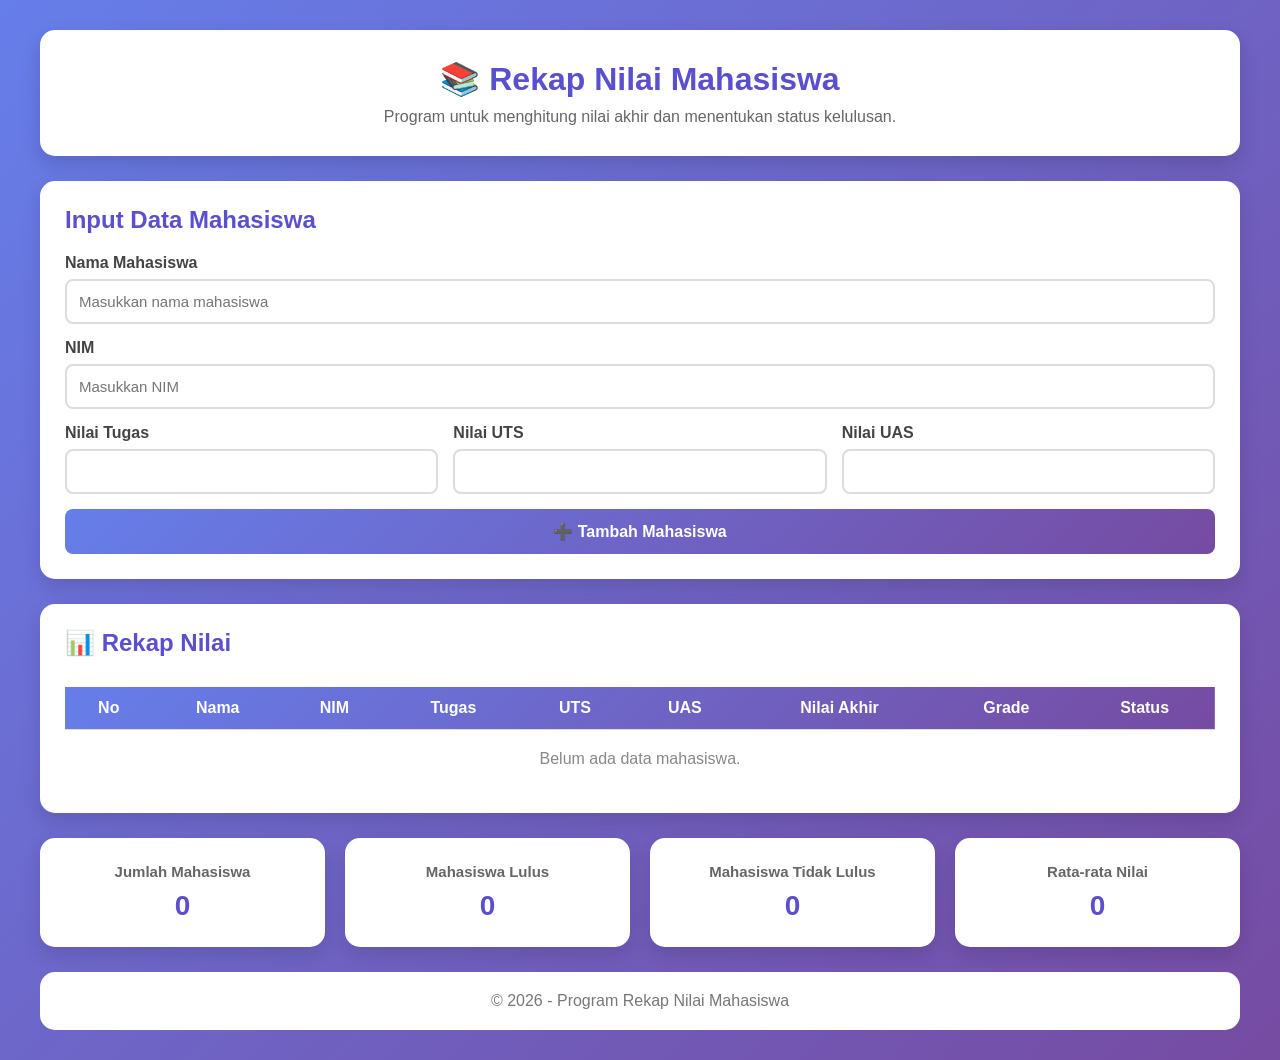
<file: Pweb/Per10_LatihanMandiri/Index.html>
<!DOCTYPE html>
<html lang="id">
<head>
    <meta charset="UTF-8">
    <meta name="viewport" content="width=device-width, initial-scale=1.0">
    <title>Rekap Nilai Mahasiswa</title>

    <!-- Menghubungkan HTML dengan CSS -->
    <link rel="stylesheet" href="style.css">
</head>
<body>

    <div class="container">
        <header>
            <h1>📚 Rekap Nilai Mahasiswa</h1>
            <p>Program untuk menghitung nilai akhir dan menentukan status kelulusan.</p>
        </header>

        <!-- Form Input -->
        <section class="form-section">
            <h2>Input Data Mahasiswa</h2>

            <form id="formMahasiswa">
                <div class="form-group">
                    <label for="nama">Nama Mahasiswa</label>
                    <input type="text" id="nama" placeholder="Masukkan nama mahasiswa" required>
                </div>

                <div class="form-group">
                    <label for="nim">NIM</label>
                    <input type="text" id="nim" placeholder="Masukkan NIM" required>
                </div>

                <div class="nilai-container">
                    <div class="form-group">
                        <label for="tugas">Nilai Tugas</label>
                        <input type="number" id="tugas" min="0" max="100" required>
                    </div>

                    <div class="form-group">
                        <label for="uts">Nilai UTS</label>
                        <input type="number" id="uts" min="0" max="100" required>
                    </div>

                    <div class="form-group">
                        <label for="uas">Nilai UAS</label>
                        <input type="number" id="uas" min="0" max="100" required>
                    </div>
                </div>

                <button type="submit">➕ Tambah Mahasiswa</button>
            </form>
        </section>

        <!-- Rekap Data -->
        <section class="table-section">
            <h2>📊 Rekap Nilai</h2>

            <div class="table-wrapper">
                <table>
                    <thead>
                        <tr>
                            <th>No</th>
                            <th>Nama</th>
                            <th>NIM</th>
                            <th>Tugas</th>
                            <th>UTS</th>
                            <th>UAS</th>
                            <th>Nilai Akhir</th>
                            <th>Grade</th>
                            <th>Status</th>
                        </tr>
                    </thead>

                    <tbody id="tabelMahasiswa">
                        <!-- Data mahasiswa akan ditampilkan oleh JavaScript -->
                    </tbody>
                </table>
            </div>

            <p id="pesanKosong" class="empty-message">
                Belum ada data mahasiswa.
            </p>
        </section>

        <!-- Statistik -->
        <section class="summary">
            <div class="card">
                <h3>Jumlah Mahasiswa</h3>
                <p id="jumlahMahasiswa">0</p>
            </div>

            <div class="card">
                <h3>Mahasiswa Lulus</h3>
                <p id="jumlahLulus">0</p>
            </div>

            <div class="card">
                <h3>Mahasiswa Tidak Lulus</h3>
                <p id="jumlahTidakLulus">0</p>
            </div>

            <div class="card">
                <h3>Rata-rata Nilai</h3>
                <p id="rataRata">0</p>
            </div>
        </section>

        <footer>
            <p>© 2026 - Program Rekap Nilai Mahasiswa</p>
        </footer>
    </div>

    <!-- Menghubungkan HTML dengan JavaScript -->
    <script src="script.js"></script>
</body>
</html>
</file>
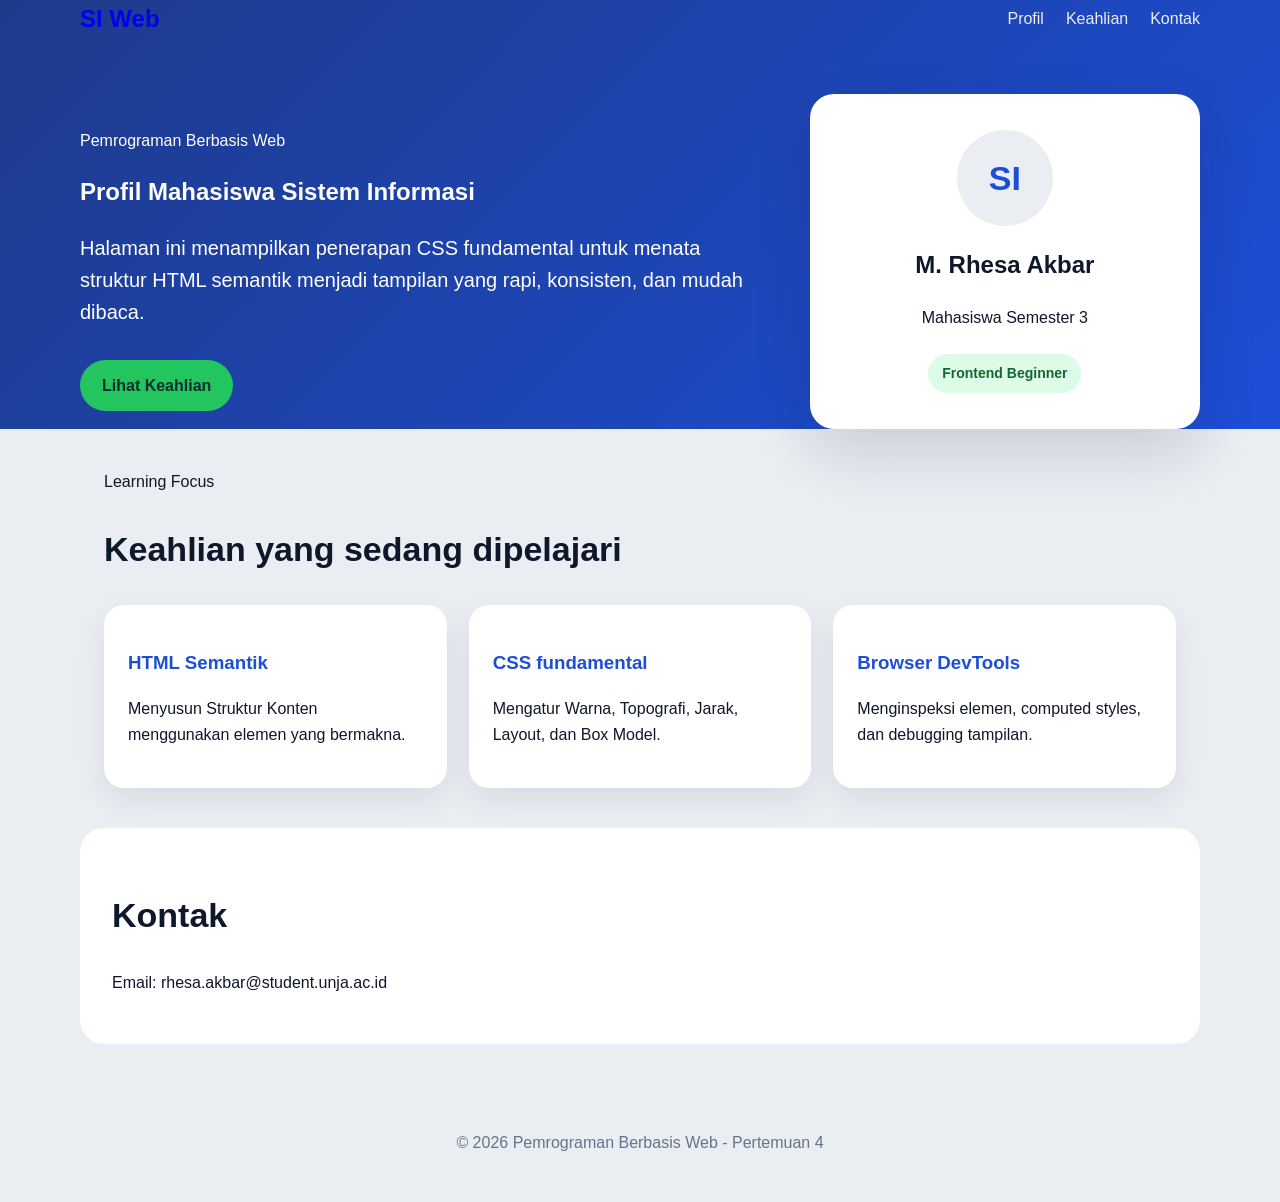
<file: Pweb/Per1_Profil Mhs/Index.html>
<html lang="en">
<head>
    <meta charset="UTF-8">
    <meta name="viewport" content="width=device-width, initial-scale=1.0">
    <title>Profil Mahasiswa Sistem Informasi</title>
    <link rel="stylesheet" href="styles.css">
</head>
<body>
    <header class="site-header">
        <nav class="navbar" aria-label="Navigation utama">
            <a class="brand" href="#">SI Web</a>
            <ul class="nav-links">
                <li><a href="Profil">Profil</a></li>
                <li><a href="keahlian">Keahlian</a></li>
                <li><a href="Kontak">Kontak</a></li>
            </ul>
        </nav>

        <section class="hero" id="profil">
            <div class="hero-text">
                <p class="eyebrow">Pemrograman Berbasis Web</p>
                <h1>Profil Mahasiswa Sistem Informasi</h1>
                <p class="lead">Halaman ini menampilkan penerapan CSS fundamental untuk menata struktur HTML semantik menjadi tampilan yang rapi, konsisten, dan mudah dibaca.</p>
                <a class="button" href="#keahlian">Lihat Keahlian</a>
            </div>
            <div class="profile-card" aria-label="Kartu profil singkat">
                <div class="avatar">SI</div>
                <h2>M. Rhesa Akbar</h2>
                <p>Mahasiswa Semester 3</p>
                <span>Frontend Beginner</span>
            </div>
        </section>
    </header>

    <main>
        <section class="section" id="keahlian">
            <p class="eyebrow">Learning Focus</p>
            <h2>Keahlian yang sedang dipelajari</h2>
            <div class="grid">
                <article class="card">
                    <h3>HTML Semantik</h3>
                    <p>Menyusun Struktur Konten menggunakan elemen yang bermakna.</p>
                </article>
                <article class="card">
                    <h3>CSS fundamental</h3>
                    <p>Mengatur Warna, Topografi, Jarak, Layout, dan Box Model.</p>
                </article>
                <article class="card">
                    <h3>Browser DevTools</h3>
                    <p>Menginspeksi elemen, computed styles, dan debugging tampilan.</p>
                </article>
            </div>
        </section>
        <section class="section contact" id="kontak">
            <h2>Kontak</h2>
            <p>Email: rhesa.akbar@student.unja.ac.id</p>
        </section>
    </main>
    <footer class="footer">
        <p>&copy; 2026 Pemrograman Berbasis Web - Pertemuan 4</p>
    </footer>
</body>
</html>
</file>
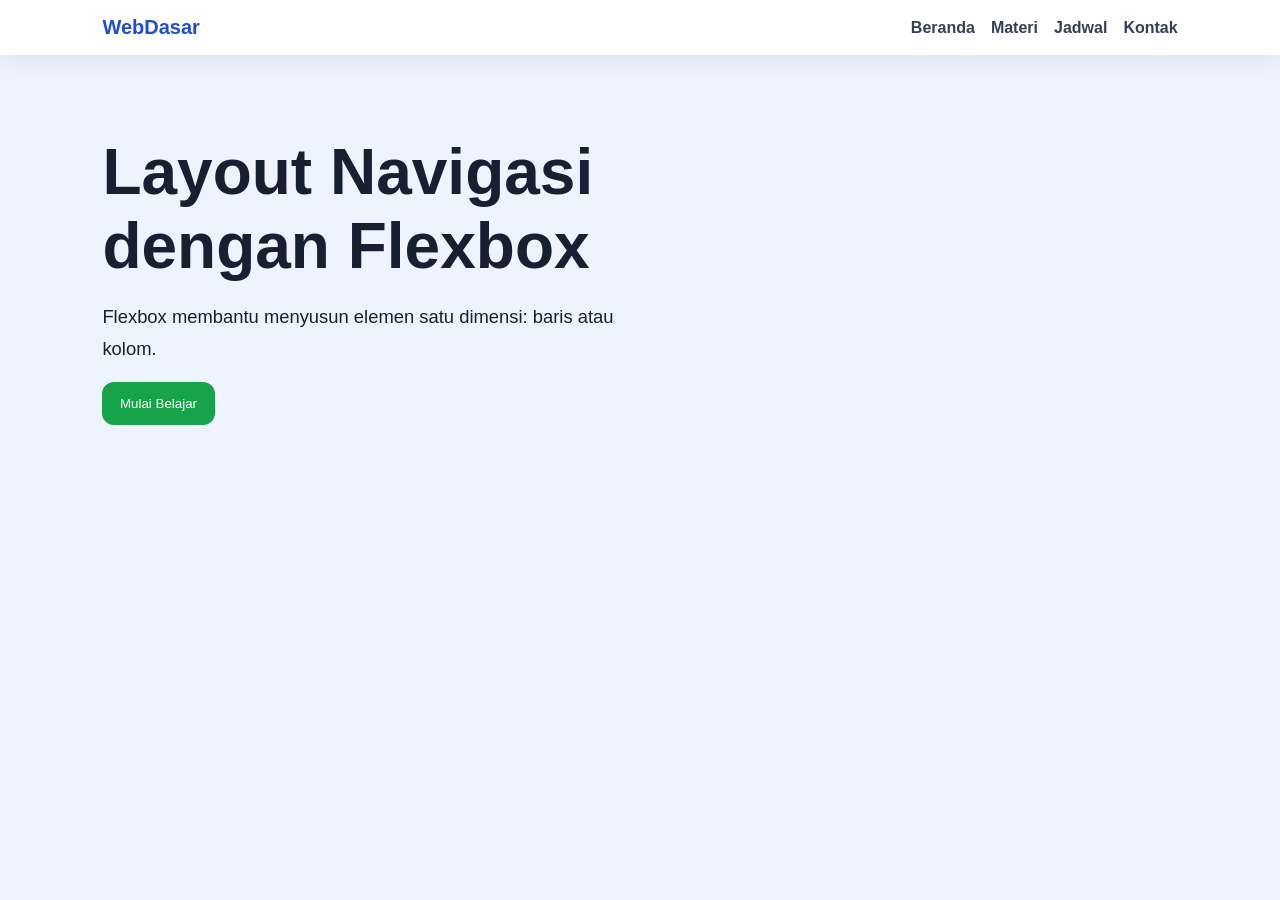
<file: Pweb/Per2_FlexBox/Index.html>
<html lang="en">
<head>
    <meta charset="UTF-8">
    <meta name="viewport" content="width=device-width, initial-scale=1.0">
    <title>Contoh Flexbox Navbar</title>
    <link rel="stylesheet" href="styles.css">
</head>
<body>
    <header class="site-header">
        <a class="brand" href="#">WebDasar</a>
        <nav class="nav-menu" aria-label="Menu utama">
            <a href="#">Beranda</a>
            <a href="#">Materi</a>
            <a href="#">Jadwal</a>
            <a href="#">Kontak</a>
        </nav>
    </header>
    <main class="hero">
        <h1>Layout Navigasi dengan Flexbox</h1>
        <p>Flexbox membantu menyusun elemen satu dimensi: baris atau kolom.</p>
        <button>Mulai Belajar</button>
    </main>
</body>
</html>
</file>
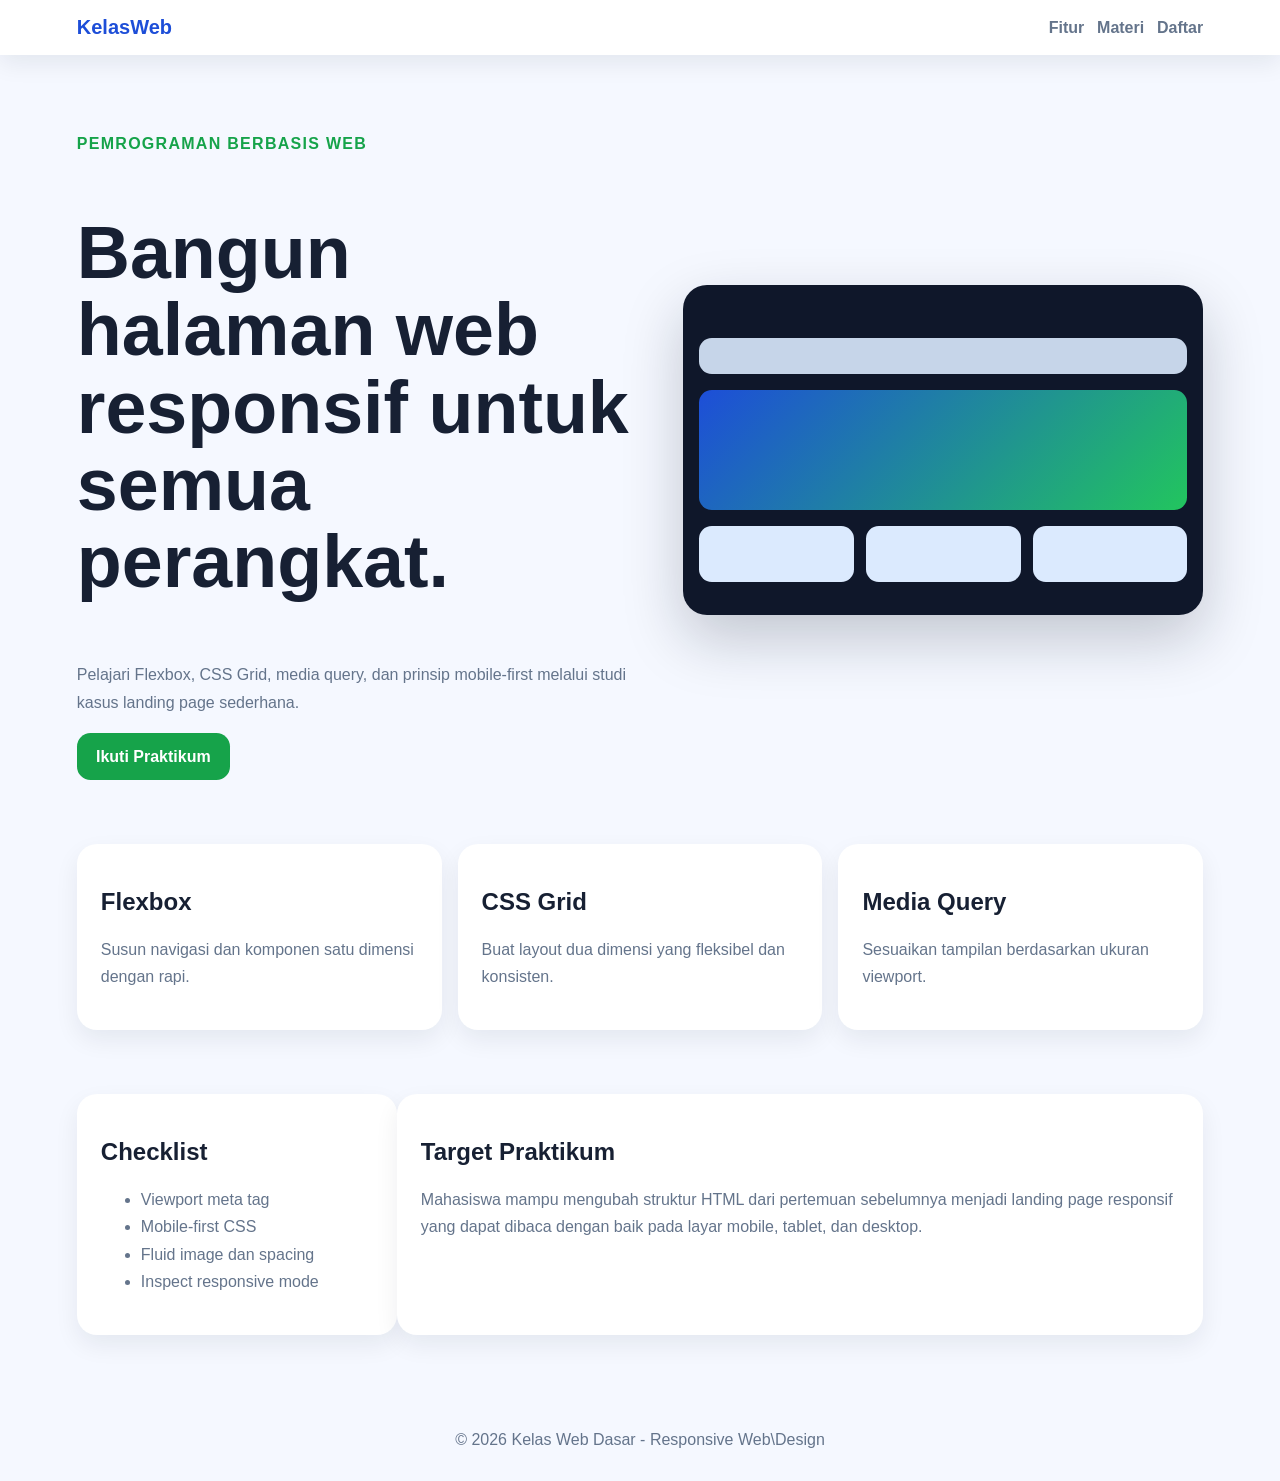
<file: Pweb/Per3_Responsivelandingpage/Index.html>
<html lang="en">
<head>
    <meta charset="UTF-8">
    <meta name="viewport" content="width=device-width, initial-scale=1.0">
    <title>Kelas Web Dasar</title>
    <link rel="stylesheet" href="styles.css">
</head>
<body>
    <header class="topbar">
        <a class="brand" href="#">KelasWeb</a>
        <nav class="nav" aria-label="Menu utama">
            <a href="#fitur">Fitur</a>
            <a href="#materi">Materi</a>
            <a href="#daftar">Daftar</a>
        </nav>
    </header>

    <main>
        <section class="hero">
            <div class="hero-text">
                <p class="eyebrow">Pemrograman Berbasis Web</p>
                <h1>Bangun halaman web responsif untuk semua perangkat.</h1>
                <p class="lead">Pelajari Flexbox, CSS Grid, media query, dan prinsip mobile-first melalui studi kasus landing page sederhana.</p>
                <a class="btn" href="#daftar">Ikuti Praktikum</a>
            </div>
            <div class="device-card" aria-label="Ilustrasi tampilan responsif">
                <div class="browser-bar"></div>
                <div class="mock-nav"></div>
                <div class="mock-hero"></div>
                <div class="mock-grid"><span></span><span></span><span></span></div> 
            </div>
        </section>

        <section id="fitur" class="features">
            <article><h2>Flexbox</h2><p>Susun navigasi dan komponen satu dimensi dengan rapi.</p></article>
            <article><h2>CSS Grid</h2><p>Buat layout dua dimensi yang fleksibel dan konsisten.</p></article>
            <article><h2>Media Query</h2><p>Sesuaikan tampilan berdasarkan ukuran viewport.</p></article>
        </section>

        <section id="materi" class="content-layout">
            <aside>
                <h2>Checklist</h2>
                <ul>
                    <li>Viewport meta tag</li>
                    <li>Mobile-first CSS</li>
                    <li>Fluid image dan spacing</li>
                    <li>Inspect responsive mode</li>
                </ul>
            </aside>
            <article>
                <h2>Target Praktikum</h2>
                <p>Mahasiswa mampu mengubah struktur HTML dari pertemuan sebelumnya
                menjadi landing page responsif yang dapat dibaca dengan baik pada layar
                mobile, tablet, dan desktop.</p>
            </article>
        </section>
    </main>
    <footer id="daftar">
        © 2026 Kelas Web Dasar - Responsive Web\Design
    </footer>
</body>
</html>
</file>
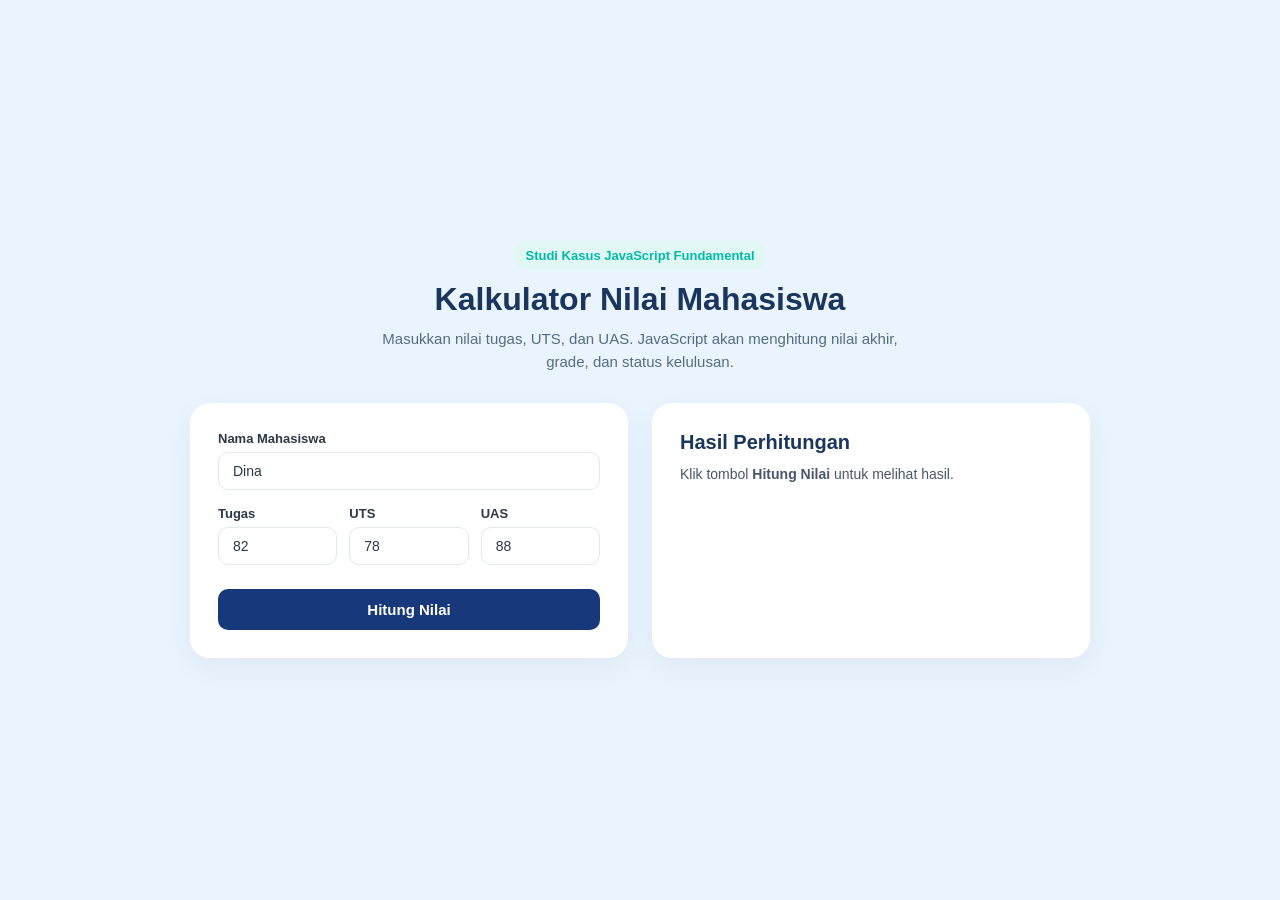
<file: Pweb/Per7_KalkulatorNilai/Index.html>
<!DOCTYPE html>
<html lang="id">
<head>
    <meta charset="UTF-8">
    <meta name="viewport" content="width=device-width, initial-scale=1.0">
    <title>Kalkulator Nilai Mahasiswa</title>
    <link rel="stylesheet" href="styles.css">
</head>
<body>
    <main class="app">
        <section class="intro">
            <p class="eyebrow">Studi Kasus JavaScript Fundamental</p>
            <h1>Kalkulator Nilai Mahasiswa</h1>
            <p>Masukkan nilai tugas, UTS, dan UAS. JavaScript akan menghitung nilai akhir, grade, dan status kelulusan.</p>
        </section>
        <section class="panel">
            <form id="formNilai">
            <label for="nama">Nama Mahasiswa</label>
            <input id="nama" type="text" value="Dina" required>
            <div class="grid">
                <div>
                <label for="tugas">Tugas</label>
                <input id="tugas" type="number" min="0" max="100" value="82" required>
                </div>
                <div>
                <label for="uts">UTS</label>
                <input id="uts" type="number" min="0" max="100" value="78" required>
                </div>
                <div>
                <label for="uas">UAS</label>
                <input id="uas" type="number" min="0" max="100" value="88" required>
                </div>
            </div>
            <button type="submit">Hitung Nilai</button>
            </form>
            <article id="hasil" class="result">
                <h2>Hasil Perhitungan</h2>
                <p>Klik tombol <strong>Hitung Nilai</strong> untuk melihat
                hasil.</p>
            </article>
        </section>
    </main>
    <script src="script.js"></script>
</body>
</html>
</file>
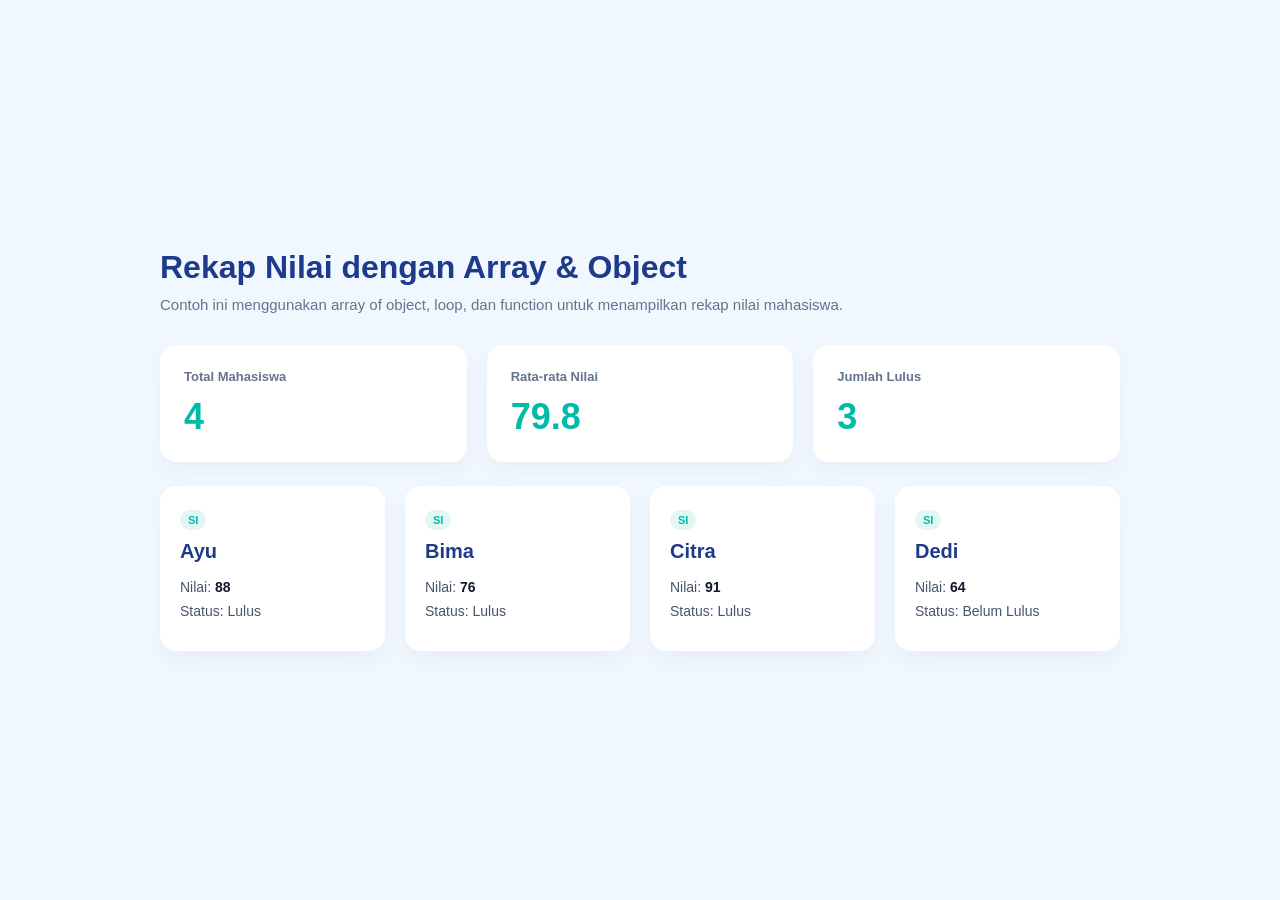
<file: Pweb/Per8_Array of Object untuk Rekap Mahasiswa/Index.html>
<!DOCTYPE html>
<html lang="id">
<head>
    <meta charset="UTF-8">
    <meta name="viewport" content="width=device-width, initial-scale=1.0">
    <title>Rekap Nilai Mahasiswa</title>
    <link rel="stylesheet" href="styles.css">
</head>
<body>
    <main class="app">
        <!-- Header / Deskripsi Utama -->
        <section class="intro">
            <h1>Rekap Nilai dengan Array & Object</h1>
            <p>Contoh ini menggunakan array of object, loop, dan function untuk menampilkan rekap nilai mahasiswa.</p>
        </section>

        <!-- Container Statistik Ringkasan (Bagian Atas) -->
        <section class="stats-grid">
            <article class="stat-card">
                <h3>Total Mahasiswa</h3>
                <p class="value">4</p>
            </article>

            <article class="stat-card">
                <h3>Rata-rata Nilai</h3>
                <p class="value">79.8</p>
            </article>

            <article class="stat-card">
                <h3>Jumlah Lulus</h3>
                <p class="value">3</p>
            </article>
        </section>

        <!-- Container Daftar Kartu Mahasiswa (Bagian Bawah) -->
        <section class="student-grid">
            <article class="student-card">
                <span class="badge-jurusan">SI</span>
                <h3>Ayu</h3>
                <p>Nilai: <strong>88</strong></p>
                <p>Status: Lulus</p>
            </article>

            <article class="student-card">
                <span class="badge-jurusan">SI</span>
                <h3>Bima</h3>
                <p>Nilai: <strong>76</strong></p>
                <p>Status: Lulus</p>
            </article>

            <article class="student-card">
                <span class="badge-jurusan">SI</span>
                <h3>Citra</h3>
                <p>Nilai: <strong>91</strong></p>
                <p>Status: Lulus</p>
            </article>

            <article class="student-card">
                <span class="badge-jurusan">SI</span>
                <h3>Dedi</h3>
                <p>Nilai: <strong>64</strong></p>
                <p>Status: Belum Lulus</p>
            </article>
        </section>
    </main>

    <script src="script.js"></script>
</body>
</html>
</file>
<file: Pweb/Per10_LatihanMandiri/style.css>
/* Reset dasar */
* {
    margin: 0;
    padding: 0;
    box-sizing: border-box;
}

/* Tampilan body */
body {
    font-family: Arial, Helvetica, sans-serif;
    background: linear-gradient(135deg, #667eea, #764ba2);
    min-height: 100vh;
    padding: 30px;
    color: #333;
}

/* Container utama */
.container {
    max-width: 1200px;
    margin: auto;
}

/* Header */
header {
    background-color: white;
    padding: 30px;
    text-align: center;
    border-radius: 15px;
    margin-bottom: 25px;
    box-shadow: 0 8px 20px rgba(0, 0, 0, 0.15);
}

header h1 {
    color: #5a4fcf;
    margin-bottom: 10px;
}

header p {
    color: #666;
}

/* Section */
section {
    background-color: white;
    border-radius: 15px;
    padding: 25px;
    margin-bottom: 25px;
    box-shadow: 0 8px 20px rgba(0, 0, 0, 0.12);
}

section h2 {
    color: #5a4fcf;
    margin-bottom: 20px;
}

/* Form */
.form-group {
    display: flex;
    flex-direction: column;
    gap: 7px;
    margin-bottom: 15px;
}

.form-group label {
    font-weight: bold;
    color: #444;
}

.form-group input {
    padding: 12px;
    border: 2px solid #ddd;
    border-radius: 8px;
    font-size: 15px;
    transition: 0.3s;
}

.form-group input:focus {
    border-color: #667eea;
    outline: none;
    box-shadow: 0 0 5px rgba(102, 126, 234, 0.3);
}

/* Bagian nilai */
.nilai-container {
    display: grid;
    grid-template-columns: repeat(3, 1fr);
    gap: 15px;
}

/* Tombol */
button {
    width: 100%;
    padding: 13px;
    background: linear-gradient(135deg, #667eea, #764ba2);
    color: white;
    border: none;
    border-radius: 8px;
    font-size: 16px;
    font-weight: bold;
    cursor: pointer;
    transition: 0.3s;
}

button:hover {
    transform: translateY(-2px);
    box-shadow: 0 5px 15px rgba(102, 126, 234, 0.4);
}

/* Tabel */
.table-wrapper {
    overflow-x: auto;
}

table {
    width: 100%;
    border-collapse: collapse;
    margin-top: 10px;
}

thead {
    background: linear-gradient(135deg, #667eea, #764ba2);
    color: white;
}

th,
td {
    padding: 12px;
    text-align: center;
    border-bottom: 1px solid #ddd;
}

tbody tr:hover {
    background-color: #f5f5ff;
}

/* Grade */
.grade {
    font-weight: bold;
    color: #5a4fcf;
}

/* Status */
.lulus {
    color: #198754;
    font-weight: bold;
}

.tidak-lulus {
    color: #dc3545;
    font-weight: bold;
}

/* Pesan ketika tabel kosong */
.empty-message {
    text-align: center;
    color: #888;
    padding: 20px;
}

/* Statistik */
.summary {
    display: grid;
    grid-template-columns: repeat(4, 1fr);
    gap: 20px;
    background: transparent;
    padding: 0;
    box-shadow: none;
}

.card {
    background-color: white;
    padding: 25px;
    border-radius: 15px;
    text-align: center;
    box-shadow: 0 8px 20px rgba(0, 0, 0, 0.12);
}

.card h3 {
    color: #666;
    font-size: 15px;
    margin-bottom: 10px;
}

.card p {
    color: #5a4fcf;
    font-size: 28px;
    font-weight: bold;
}

/* Footer */
footer {
    background-color: white;
    text-align: center;
    padding: 20px;
    border-radius: 15px;
    color: #777;
}

/* Responsive */
@media (max-width: 768px) {
    body {
        padding: 15px;
    }

    .nilai-container {
        grid-template-columns: 1fr;
    }

    .summary {
        grid-template-columns: repeat(2, 1fr);
    }

    table {
        font-size: 13px;
    }
}

@media (max-width: 480px) {
    .summary {
        grid-template-columns: 1fr;
    }
}
</file>
<file: Pweb/Per1_Profil Mhs/styles.css>
:root {
    --primary :#1d4ed8;
    --primary-dark :#1e3a8a;
    --accent :#22c55e;
    --text :#0f172a;
    --muted :#64748b;
    --surface :#ffffff;
    --bg :#eaedf2;
    --radius : 24px;
    --shadow : 0 24px 60px rgba(15, 23, 42, 0.14);
}

*{
    box-sizing: border-box;
}

html {
    scroll-behavior: smooth;
}

body {
    margin: 0;
    font-family: Arial, Helvetica, sans-serif;
    color: var(--text);
    background: var(--bg);
    line-height: 1.6;
}

.site-header {
    background: linear-gradient(135deg, var(--primary-dark), var(--primary));
    color: white;
}

.navbar {
    max-width: 1120px;
    margin: 0 auto;
    display: flex;
    align-items: center;
    justify-content: space-between;
}

.brand {
    font-weight: 800;
    font-size: 24px;
    text-decoration: none;
}

.nav-links {
    list-style: none;
    display: flex;
    gap: 22px;
    padding: 0;
    margin: 0;
}

.nav-links a {
    text-decoration: none;
    color: rgba(255, 255, 255, 0.9);
}

.hero {
    max-width: 1120px;
    margin: 56px auto 24px;
    display: grid;
    grid-template-columns: 1.6fr 0.9fr;
    gap: 36px;
    align-items: center;
}

.lead {
    max-width: 680px;
    font-size: 20px;
    color: rgba (255, 255, 255, 0.84);
}

.button {
    display: inline-block;
    margin-top: 12px;
    padding: 13px 22px;
    background: var(--accent);
    color: #042f2e;
    border-radius: 999px;
    font-weight: 700;
    text-decoration: none;
    }

.profile-card {
    background: var(--surface);
    color: var(--text);
    border-radius: var(--radius);
    padding: 36px;
    box-shadow: var(--shadow);
    text-align: center;
}

.avatar {
    width: 96px;
    height: 96px;
    margin: 0 auto 18px;
    display: grid;
    place-items: center;
    border-radius: 50%;
    background: var(--bg);
    color: var(--primary);
    font-size: 34px;
    font-weight: 800;
}

.profile-card span {
    display: inline-block;
    margin-top: 8px;
    padding: 8px 14px;
    background: #dcfce7;
    color: #166534;
    border-radius: 999px;
    font-size: 14px;
    font-weight: 700;
}

.section {
    max-width: 1120px;
    margin: 40px auto;
    padding: 0 24px;
}

.section h2 {
    font-size: 34px;
}

.grid {
    display: grid;
    grid-template-columns: repeat(3, 1fr);
    gap: 22px;
}

.card {
    background: var(--surface);
    border-radius: 20px;
    padding: 24px;
    box-shadow: 0 12px 32px rgba(15, 23, 42, 0.08);
}

.card h3 {
    color: var(--primary);
}

.contact {
    background: white;
    border-radius: var(--radius);
    padding: 32px;
}

.footer {
    text-align: center;
    color: var(--muted);
    padding: 30px;
}

@media (max-width: 760px) {
    .navbar, .nav-links {
        align-items: flex-start;
        flex-direction: column;
    }
    .hero,
    .grid {
        grid-template-columns: 1fr;
    }
    h1 {
    font-size: 38px;
    }
}
</file>
<file: Pweb/Per2_FlexBox/styles.css>
* { 
    box-sizing: border-box; 
}
body { 
    margin: 0; 
    font-family: Arial, sans-serif; 
    background: #f5f8ff;
    color: #172033; 
}

.site-header {
    display: flex;
    justify-content: space-between;
    align-items: center;
    gap: 1rem;
    padding: 1rem 8%;
    background: white;
    box-shadow: 0 6px 24px rgba(15, 23, 42, .08);
}

.brand { 
    font-weight: 800; 
    color: #1d4ed8; 
    text-decoration: none; 
    font-size: 1.25rem; 
}

.nav-menu { 
    display: flex; 
    gap: 1rem; 
    flex-wrap: wrap; 
}

.nav-menu a { 
    text-decoration: none; 
    color: #334155; 
    font-weight: 600; 
}

.hero { 
    padding: 5rem 8%; 
    max-width: 760px; 
}

.hero h1 { 
    font-size: clamp(2rem, 5vw, 4rem); 
    margin: 0 0 1rem; 
}

.hero p { 
    font-size: 1.15rem; 
    line-height: 1.7; 
}

button { 
    background: #16a34a; 
    color: white; 
    border: 0; 
    padding: .85rem 1.1rem; 
    border-radius: .75rem; 
}

@media (max-width: 640px) {
    .site-header { 
        flex-direction: column; 
        align-items: flex-start; 
    }
    .nav-menu { 
        flex-direction: column; 
    }
}

* { 
    box-sizing: border-box; 
}

body { 
    margin: 0; 
    font-family: Arial, sans-serif; 
    background: #eef4ff;
    color: #172033; 
}

.container { 
    width: min(1100px, 92%); 
    margin: auto; 
    padding: 4rem 0;
}

h1 { 
    font-size: clamp(2rem, 5vw, 3.5rem); 
    margin-bottom: 2rem; 
}

.card-grid {
    display: grid;
    grid-template-columns: repeat(auto-fit, 
    minmax (220px, 1fr));
    gap: 1.25rem;
}

.card { 
    background: white; 
    padding: 1.5rem; 
    border-radius: 1rem; 
    box-shadow: 0 10px 30px rgba(15,23,42,.08); 
}

.card span { 
    display: inline-flex; 
    background: #dbeafe; 
    color: #1d4ed8;
    padding: .4rem .7rem; 
    border-radius: 999px; 
    font-weight: 700; 
}

.card h2 { 
    margin: 1rem 0 .5rem; 
}

.card p { 
    color: #475569; 
    line-height: 1.6; 
}
</file>
<file: Pweb/Per3_Responsivelandingpage/styles.css>
:root {
--primary: #1d4ed8;
--accent: #16a34a;
--text: #172033;
--muted: #64748b;
--surface: #ffffff;
--bg: #f5f8ff;
--radius: 1.25rem;
}

* {
    box-sizing: border-box; 
}

html {
    scroll-behavior: smooth; 
}

body { 
    margin: 0; 
    font-family: Arial, sans-serif; 
    background: var(--bg);
    color: var(--text); 
}

a { 
    color: inherit; 
}

.topbar {
    display: flex;
    flex-direction: column;
    align-items: flex-start;
    gap: 1rem;
    padding: 1rem 6%;
    background: var(--surface);
    box-shadow: 0 8px 24px rgba(15, 23, 42, .08);
}

.brand { 
    font-weight: 800; 
    color: var(--primary); 
    text-decoration: none;
    font-size: 1.25rem; 
}

.nav { 
    display: flex; 
    flex-direction: column; 
    gap: .8rem; 
}

.nav a { 
    text-decoration: none; 
    color: var(--muted); 
    font-weight: 700; 
}

.hero { 
    display: grid; 
    gap: 2rem; 
    align-items: center; 
    padding: 4rem 6%; 
}

.eyebrow { 
    color: var(--accent); 
    font-weight: 800; 
    text-transform:uppercase; 
    letter-spacing: .08em; 
}

h1 { 
    font-size: clamp(2.1rem, 8vw, 4.6rem); 
    line-height: 1.05; 
    margin: .4 rem 0 1rem;
}

.lead { 
    color: var(--muted); 
    font-size: 1.lrem; 
    line-height: 1.75;
    max-width: 620px; 
}

.btn { 
    display: inline-block; 
    background: var(--accent); 
    color: white; 
    text-decoration: none; 
    padding: .9rem 1.2rem; 
    border-radius: .85rem; 
    font-weight: 800; 
    margin-top: lrem; 
}

.device-card { 
    background: #0f172a; 
    border-radius: 1.5rem; 
    padding: 1rem;
    min-height: 330px; 
    box-shadow: 0 24px 60px rgba(15, 23, 42, .22); 
}

.browser-bar { 
    height: 18px; 
    width: 90px; 
    border-radius: 999px; 
    background: linear-gradient (90deg, #ef4444 0 20%, #f59e0b 20% 40%, #22c55e 40% 60%,#94a3b8 60%); 
    margin-bottom: 1.2rem; 
}

.mock-nav, .mock-hero, .mock-grid span {
    border-radius: .8rem; 
    background:#dbeafe; 
    display: block;
}

.mock-nav { 
    height: 36px; 
    opacity: .9; 
}

.mock-hero { 
    height: 120px; 
    margin: 1rem 0; 
    background: linear-gradient(135deg, #1d4ed8, #22c55e); 
}

.mock-grid { 
    display: grid; 
    grid-template-columns: 1fr; 
    gap: .75rem; 
}

.mock-grid span { 
    height: 56px; 
}

.features { 
    display: grid; 
    grid-template-columns: 1fr; 
    gap: 1rem; 
    padding: 0 6% 4rem; 
}

.features article, .content-layout > * { 
    background: var(--surface); 
    border-radius: var(--radius); 
    padding: 1.5rem; 
    box-shadow: 0 10px 24px rgba(15, 23, 42, .07); 
}

.features p, .content-layout p, li { 
    color: var(--muted); 
    line-height: 1.7; 
}

.content-layout { 
    display: grid; 
    grid-template-columns: 1fr; 
    gap: lrem;
    padding: 0 6% 4rem; 
}

footer { 
    text-align: center; 
    color: var(--muted); 
    padding: 2rem 6%; 
}

@media (min-width: 700px) {
    .topbar { 
        flex-direction: row; 
        justify-content: space-between; 
        align-items: center; 
    }
}

.nav { 
    flex-direction: row; 
}

.features { 
    grid-template-columns: repeat(3, 1fr); 
}

.mock-grid { 
    grid-template-columns: repeat(3, 1fr); 
}

@media (min-width: 980px) {
    .hero { 
        grid-template-columns: 1.05fr .95fr; 
        min-height: 72vh;
    }
    .content-layout { 
        grid-template-columns: 320px 1fr;
    }
}
</file>
<file: Pweb/Per7_KalkulatorNilai/styles.css>
/* Reset & Base Styles */
* {
    margin: 0;
    padding: 0;
    box-sizing: border-box;
    font-family: 'Segoe UI', Tahoma, Geneva, Verdana, sans-serif;
}

body {
    background-color: #eaf4ff;
    color: #333333;
    display: flex;
    justify-content: center;
    align-items: center;
    min-height: 100vh;
    padding: 20px;
}

/* App Container */
.app {
    width: 100%;
    max-width: 900px;
}

/* Intro Section */
.intro {
    text-align: center;
    margin-bottom: 30px;
}

.intro .eyebrow {
    display: inline-block;
    color: #00bba7;
    background-color: #e0f7f4;
    font-size: 13px;
    font-weight: 600;
    padding: 4px 12px;
    border-radius: 12px;
    margin-bottom: 12px;
}

.intro h1 {
    color: #1a365d;
    font-size: 32px;
    font-weight: 700;
    margin-bottom: 10px;
}

.intro p {
    color: #556b82;
    font-size: 15px;
    max-width: 550px;
    margin: 0 auto;
    line-height: 1.5;
}

/* Panel Layout */
.panel {
    display: flex;
    gap: 24px;
    justify-content: center;
    align-items: stretch;
}

/* Form Section (Kiri) & Result Section (Kanan) */
form, .result {
    background: #ffffff;
    padding: 28px;
    border-radius: 20px;
    box-shadow: 0 10px 30px rgba(0, 0, 0, 0.05);
    flex: 1;
}

/* Form Styling */
form {
    display: flex;
    flex-direction: column;
}

label {
    display: block;
    font-size: 13px;
    font-weight: 600;
    color: #2d3748;
    margin-bottom: 6px;
}

input[type="text"],
input[type="number"] {
    width: 100%;
    padding: 10px 14px;
    border: 1px solid #e2e8f0;
    border-radius: 10px;
    font-size: 14px;
    color: #2d3748;
    outline: none;
    transition: border-color 0.2s;
}

input[type="text"]:focus,
input[type="number"]:focus {
    border-color: #1d4ed8;
}

#nama {
    margin-bottom: 16px;
}

/* Input Grid (Tugas, UTS, UAS) */
.grid {
    display: grid;
    grid-template-columns: repeat(3, 1fr);
    gap: 12px;
    margin-bottom: 24px;
}

/* Submit Button */
button[type="submit"] {
    margin-top: auto;
    width: 100%;
    padding: 12px;
    background-color: #17387a;
    color: #ffffff;
    border: none;
    border-radius: 10px;
    font-size: 15px;
    font-weight: 600;
    cursor: pointer;
    transition: background-color 0.2s;
}

button[type="submit"]:hover {
    background-color: #102a5c;
}

/* Result Section Styling */
.result h2 {
    color: #1a365d;
    font-size: 20px;
    margin-bottom: 12px;
}

.result p {
    font-size: 14px;
    color: #4a5568;
}

/* Styling Elemen Hasil Dinamis (Bisa ditambahkan melalui JS) */
.result-score {
    font-size: 42px;
    font-weight: 800;
    color: #00bba7;
    margin: 10px 0;
}

.result-status {
    font-weight: 600;
    margin-bottom: 16px;
}

.result-status span {
    color: #10b981;
}

.result-details {
    display: grid;
    grid-template-columns: repeat(2, 1fr);
    gap: 10px;
}

.result-card {
    background-color: #f1f5f9;
    padding: 10px 14px;
    border-radius: 8px;
    font-size: 13px;
    color: #334155;
    font-weight: 500;
}

/* Responsive Design */
@media (max-width: 768px) {
    .panel {
        flex-direction: column;
    }
}
</file>
<file: Pweb/Per8_Array of Object untuk Rekap Mahasiswa/styles.css>
/* Reset & Style Dasar */
* {
    margin: 0;
    padding: 0;
    box-sizing: border-box;
    font-family: 'Segoe UI', Tahoma, Geneva, Verdana, sans-serif;
}

body {
    background-color: #f0f7ff;
    color: #333333;
    display: flex;
    justify-content: center;
    align-items: center;
    min-height: 100vh;
    padding: 40px 20px;
}

.app {
    width: 100%;
    max-width: 960px;
}

/* Section Header / Intro */
.intro {
    margin-bottom: 28px;
}

.intro .eyebrow {
    display: inline-block;
    color: #00bba7;
    background-color: #e0f7f4;
    font-size: 13px;
    font-weight: 600;
    padding: 4px 12px;
    border-radius: 12px;
    margin-bottom: 12px;
}

.intro h1 {
    color: #1e3a8a;
    font-size: 32px;
    font-weight: 800;
    margin-bottom: 8px;
}

.intro p {
    color: #64748b;
    font-size: 15px;
    line-height: 1.5;
}

/* Panel Layout (Untuk Form + Hasil Kalkulator) */
.panel {
    display: flex;
    gap: 24px;
    align-items: stretch;
}

form, .result {
    background: #ffffff;
    padding: 28px;
    border-radius: 20px;
    box-shadow: 0 10px 25px rgba(0, 0, 0, 0.04);
    flex: 1;
}

/* Form Styles */
form {
    display: flex;
    flex-direction: column;
}

label {
    display: block;
    font-size: 13px;
    font-weight: 600;
    color: #334155;
    margin-bottom: 6px;
}

input[type="text"],
input[type="number"] {
    width: 100%;
    padding: 10px 14px;
    border: 1px solid #cbd5e1;
    border-radius: 10px;
    font-size: 14px;
    color: #1e293b;
    outline: none;
    transition: border-color 0.2s;
}

input:focus {
    border-color: #1d4ed8;
}

#nama {
    margin-bottom: 16px;
}

.grid {
    display: grid;
    grid-template-columns: repeat(3, 1fr);
    gap: 12px;
    margin-bottom: 24px;
}

button[type="submit"] {
    margin-top: auto;
    width: 100%;
    padding: 12px;
    background-color: #1e3a8a;
    color: #ffffff;
    border: none;
    border-radius: 10px;
    font-size: 15px;
    font-weight: 600;
    cursor: pointer;
    transition: background-color 0.2s;
}

button[type="submit"]:hover {
    background-color: #1e293b;
}

/* Result Section Base */
.result h2 {
    color: #1e3a8a;
    font-size: 20px;
    margin-bottom: 12px;
}

/* STYLE UNTUK TAMPILAN DASHBOARD REKAP (Seperti di gambar) */

/* 1. Ringkasan Statistik (Atas: 3 Card) */
.stats-grid {
    display: grid;
    grid-template-columns: repeat(3, 1fr);
    gap: 20px;
    margin-bottom: 24px;
}

.stat-card {
    background: #ffffff;
    padding: 24px;
    border-radius: 16px;
    box-shadow: 0 8px 20px rgba(0, 0, 0, 0.04);
}

.stat-card h3 {
    font-size: 13px;
    font-weight: 600;
    color: #64748b;
    margin-bottom: 12px;
}

.stat-card .value {
    font-size: 36px;
    font-weight: 800;
    color: #00bba7;
}

/* 2. Kartu Mahasiswa (Bawah: 4 Card Grid) */
.student-grid {
    display: grid;
    grid-template-columns: repeat(4, 1fr);
    gap: 20px;
}

.student-card {
    background: #ffffff;
    padding: 24px 20px;
    border-radius: 16px;
    box-shadow: 0 8px 20px rgba(0, 0, 0, 0.04);
    display: flex;
    flex-direction: column;
}

.badge-jurusan {
    align-self: flex-start;
    background-color: #e0f7f4;
    color: #00bba7;
    font-size: 11px;
    font-weight: 700;
    padding: 4px 8px;
    border-radius: 50px;
    margin-bottom: 10px;
}

.student-card h3 {
    font-size: 20px;
    font-weight: 700;
    color: #1e3a8a;
    margin-bottom: 16px;
}

.student-card p {
    font-size: 14px;
    color: #475569;
    margin-bottom: 8px;
}

.student-card p strong {
    color: #0f172a;
}

/* Responsif untuk Layar Kecil */
@media (max-width: 850px) {
    .panel {
        flex-direction: column;
    }
    .student-grid {
        grid-template-columns: repeat(2, 1fr);
    }
}

@media (max-width: 550px) {
    .stats-grid,
    .student-grid {
        grid-template-columns: 1fr;
    }
}
</file>
